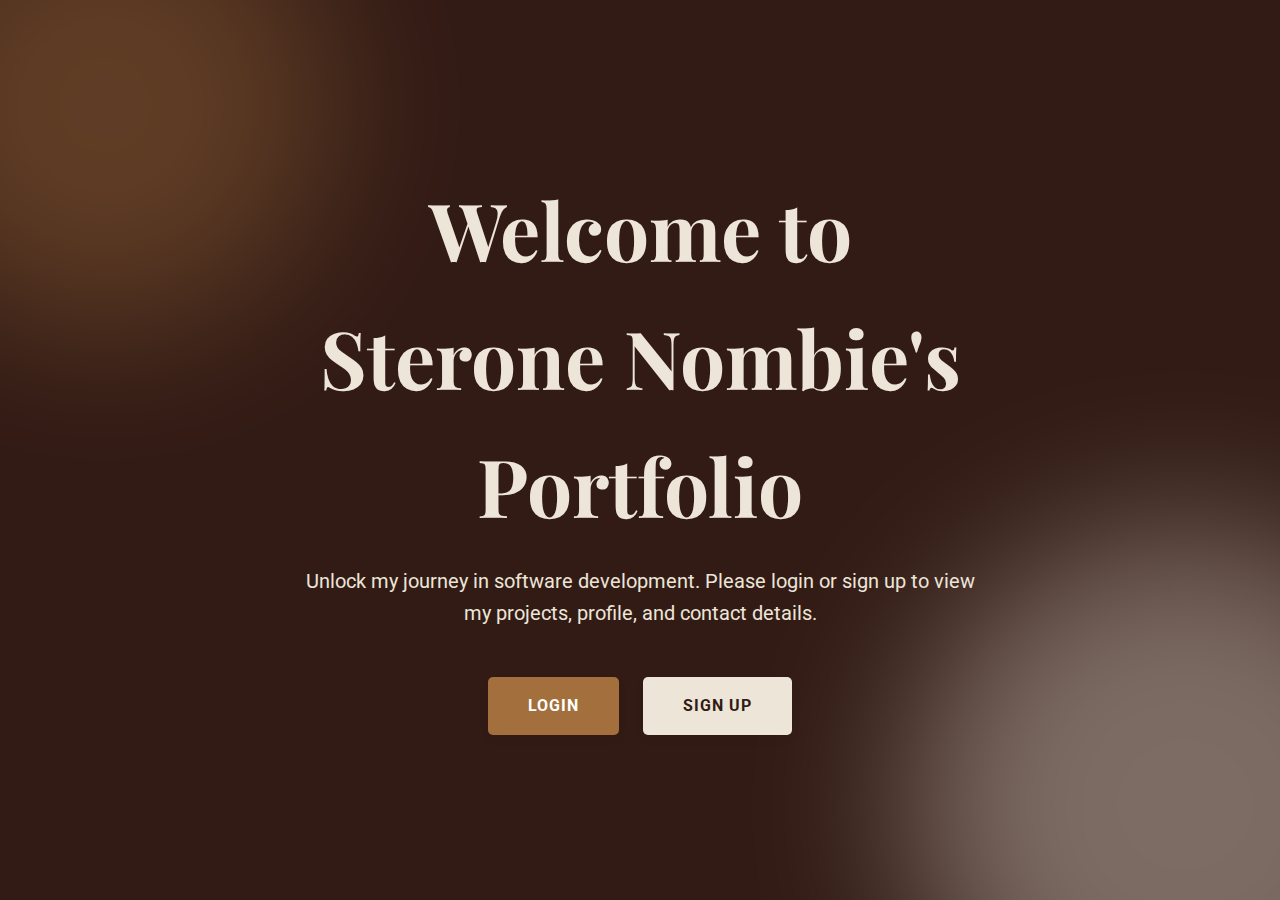
<file: contact.html>
<!DOCTYPE html>
<html lang="en">

<head>
    <!-- ... existing head content ... -->
    <link rel="stylesheet" href="styles/styles.css">
    <!-- Google Fonts -->
    <link rel="preconnect" href="https://fonts.googleapis.com">
    <link rel="preconnect" href="https://fonts.gstatic.com" crossorigin>
    <link
        href="https://fonts.googleapis.com/css2?family=Playfair+Display:wght@700;800&family=Roboto:wght@400;500;700&display=swap"
        rel="stylesheet">
</head>

<body>

    <!-- Header & Navigation -->
    <header class="header">
        <div class="header-container">
            <a href="index.html" class="logo">
                <img src="./assets/images/logo.jpg" alt="Sterone Nombie Logo" class="site-logo">
                Sterone Nombie
            </a>
            <nav class="nav">
                <ul class="nav-list">
                    <li><a href="index.html">Home</a></li>
                    <li><a href="projects.html">Projects</a></li>
                    <li><a href="contact.html">Contact</a></li>
                    <li class="profile-link"><a href="profile.html"><img src="./assets/images/profile-icon.jpg" alt="Profile"
                                class="profile-icon"></a></li>
                    <li class="cta-link"><a href="./your-resume.pdf" target="_blank" class="nav-cta">Resume</a></li>
                    <li><button id="logoutButton" class="nav-cta logout-btn" style="display:none;">Logout</button></li>
                </ul>
            </nav>
            <!-- Mobile Menu Toggle (Hamburger Icon) -->
            <div class="mobile-menu-toggle" id="mobileMenuToggle">
                <span class="bar"></span>
                <span class="bar"></span>
                <span class="bar"></span>
            </div>
        </div>
    </header>

    <main>
        <!-- Contact Section -->
        <section class="contact-section">
            <div class="container animated-element">
                <h3 class="section-title">Get In Touch</h3>
                <p>I am currently available for new opportunities and collaborations. Please feel free to reach out with
                    any questions or project inquiries!</p>

                <form id="contactForm" class="contact-form animated-element scale-in">
                    <div class="form-group">
                        <label for="name">Name</label>
                        <input type="text" id="name" name="name" placeholder="Your Name" required>
                    </div>
                    <div class="form-group">
                        <label for="email">Email</label>
                        <input type="email" id="email" name="email" placeholder="your.email@example.com" required>
                    </div>
                    <div class="form-group">
                        <label for="message">Message</label>
                        <textarea id="message" name="message" placeholder="Your message here..." required></textarea>
                    </div>
                    <button type="submit" class="cta-button submit-button">Send Message</button>
                    <div id="formMessage" class="form-message"></div>
                </form>

                <div class="contact-info-grid">
                    <div class="contact-info-item animated-element fade-in-left">
                        <img src="./assets/images/icon-email.png" alt="Email Icon" class="icon">
                        <div>
                            <h5>Email Me</h5>
                            <a href="mailto:sterone.nombie@example.com">sterone.nombie@example.com</a>
                        </div>
                    </div>
                    <div class="contact-info-item animated-element fade-in-left" style="transition-delay: 0.1s;">
                        <img src="./assets/images/icon-phone.png" alt="Phone Icon" class="icon">
                        <div>
                            <h5>Call Me</h5>
                            <p>+1 (555) 123-4567</p>
                        </div>
                    </div>
                    <div class="contact-info-item animated-element fade-in-left" style="transition-delay: 0.2s;">
                        <img src="./assets/images/icon-location.png" alt="Location Icon" class="icon">
                        <div>
                            <h5>Location</h5>
                            <p>Bamenda, Northwest Region, Cameroon</p>
                        </div>
                    </div>
                </div>
            </div>
        </section>
    </main>

    <!-- Footer -->
    <footer class="footer">
        <div class="container footer-content">
            <div class="footer-section footer-about animated-element">
                <h4 class="footer-title">Sterone Nombie</h4>
                <p>Intermediate Software Developer, specializing in building modern, scalable web applications with a
                    focus on clean code and robust architecture.</p>
            </div>
            <div class="footer-section footer-links animated-element" style="transition-delay: 0.1s;">
                <h4 class="footer-title">Quick Links</h4>
                <ul>
                    <li><a href="index.html">Home</a></li>
                    <li><a href="projects.html">Projects</a></li>
                    <li><a href="profile.html">Profile</a></li>
                    <li><a href="contact.html">Contact</a></li>
                    <li><a href="./your-resume.pdf" target="_blank">Resume</a></li>
                </ul>
            </div>
            <div class="footer-section footer-social animated-element" style="transition-delay: 0.2s;">
                <h4 class="footer-title">Connect</h4>
                <div class="social-links">
                    <a href="#" target="_blank" aria-label="GitHub"><img src="assets/images/icon-github.jpeg"
                            alt="GitHub"></a>
                    <a href="#" target="_blank" aria-label="LinkedIn"><img src="assets/images/icon-linkedin.png"
                            alt="LinkedIn"></a>
                    <a href="#" target="_blank" aria-label="Twitter"><img src="assets/images/icon-twitter.jpg"
                            alt="Twitter"></a>
                </div>
            </div>
        </div>
        <div class="footer-bottom">
            <p>&copy; 2025 Sterone Nombie. All Rights Reserved.</p>
        </div>
    </footer>


    <script src="./js/script.js"></script>
    <script src="./js/auth.js"></script>
</body>

</html>
</file>
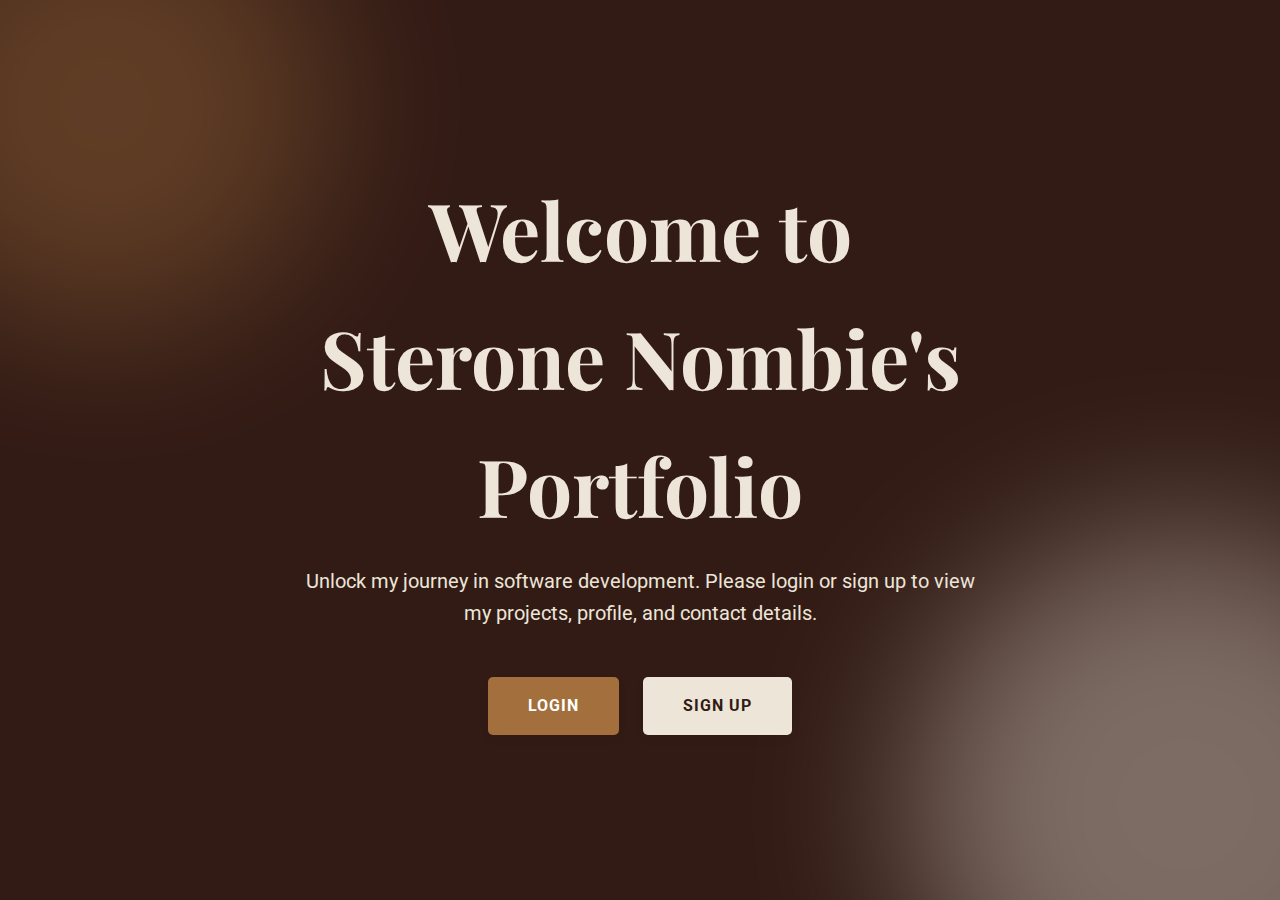
<file: landing.html>
<!DOCTYPE html>
<html lang="en">

<head>
    <meta charset="UTF-8">
    <meta name="viewport" content="width=device-width, initial-scale=1.0">
    <title>Welcome - Sterone Nombie Portfolio</title>
    <link rel="stylesheet" href="styles/styles.css">
    <link rel="stylesheet" href="styles/auth.css">
    <!-- Google Fonts -->
    <link rel="preconnect" href="https://fonts.googleapis.com">
    <link rel="preconnect" href="https://fonts.gstatic.com" crossorigin>
    <link
        href="https://fonts.googleapis.com/css2?family=Playfair+Display:wght@700;800&family=Roboto:wght@400;500;700&display=swap"
        rel="stylesheet">
</head>

<body>
    <section class="landing-hero">
        <div class="landing-content">
            <h1>Welcome to Sterone Nombie's Portfolio</h1>
            <p>Unlock my journey in software development. Please login or sign up to view my projects, profile, and
                contact details.</p>
            <div class="landing-buttons">
                <a href="login.html" class="cta-button">Login</a>
                <a href="signup.html" class="cta-button secondary">Sign Up</a>
            </div>
        </div>
    </section>

    <!-- Scripts for authentication and general site interactions -->
    <script src="js/auth.js"></script>
    <script src="js/script.js"></script>
</body>

</html>
</file>
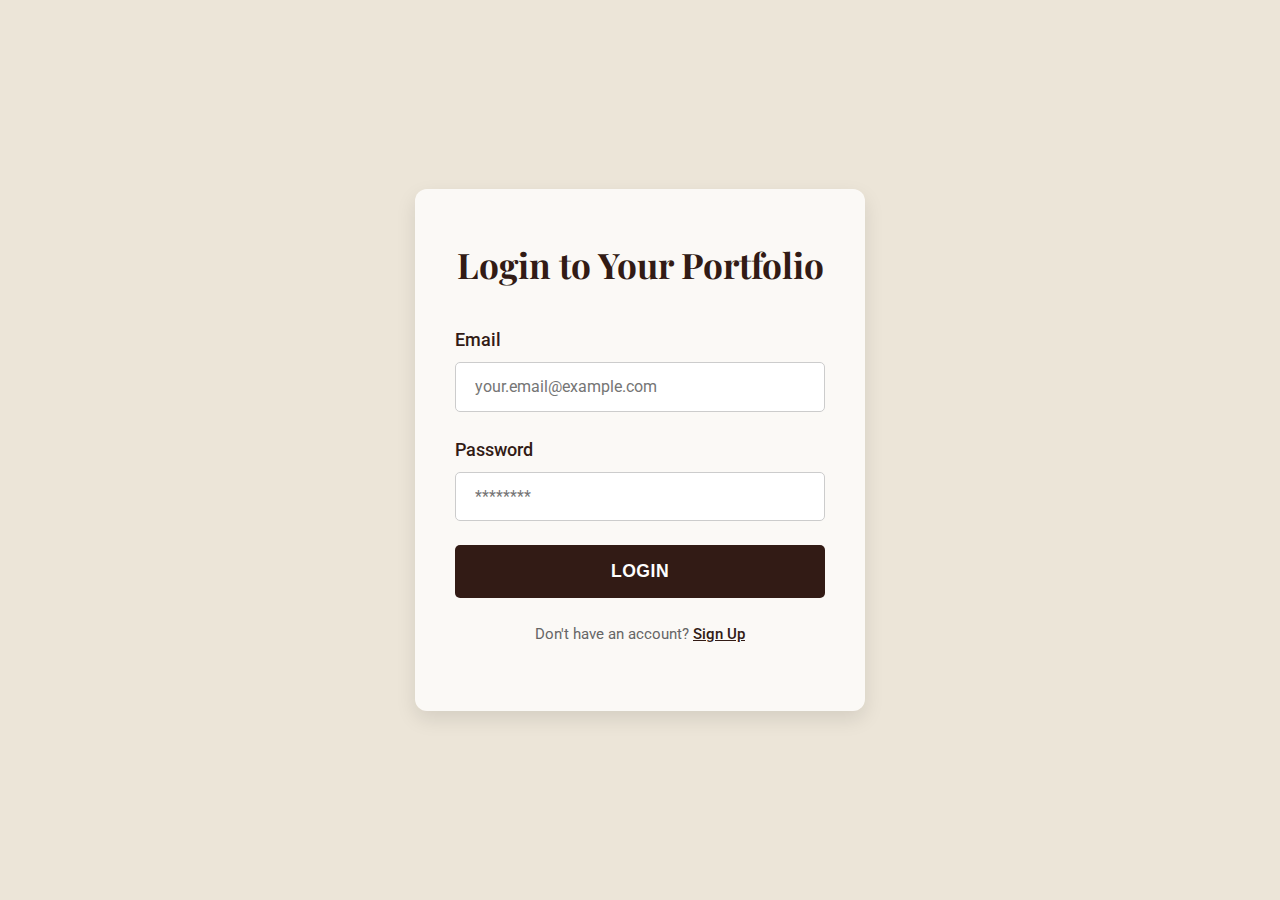
<file: login.html>
<!DOCTYPE html>
<html lang="en">

<head>
    <meta charset="UTF-8">
    <meta name="viewport" content="width=device-width, initial-scale=1.0">
    <title>Login - Sterone Nombie Portfolio</title>
    <link rel="stylesheet" href="styles/styles.css">
    <link rel="stylesheet" href="styles/auth.css">
    <!-- Google Fonts -->
    <link rel="preconnect" href="https://fonts.googleapis.com">
    <link rel="preconnect" href="https://fonts.gstatic.com" crossorigin>
    <link
        href="https://fonts.googleapis.com/css2?family=Playfair+Display:wght@700;800&family=Roboto:wght@400;500;700&display=swap"
        rel="stylesheet">
</head>

<body class="auth-page">
    <div class="auth-container">
        <h2>Login to Your Portfolio</h2>
        <form id="loginForm" class="auth-form">
            <div class="form-group">
                <label for="email">Email</label>
                <input type="email" id="email" name="email" placeholder="your.email@example.com" required>
            </div>
            <div class="form-group">
                <label for="password">Password</label>
                <input type="password" id="password" name="password" placeholder="********" required>
            </div>
            <button type="submit" class="auth-button">Login</button>
            <div id="authMessage" class="auth-message"></div>
        </form>
        <p class="auth-link-text">Don't have an account? <a href="signup.html">Sign Up</a></p>
    </div>

    <!-- Load auth.js first, then script.js -->
    <script src="js/auth.js"></script>
    <script src="js/script.js"></script>
</body>

</html>
</file>
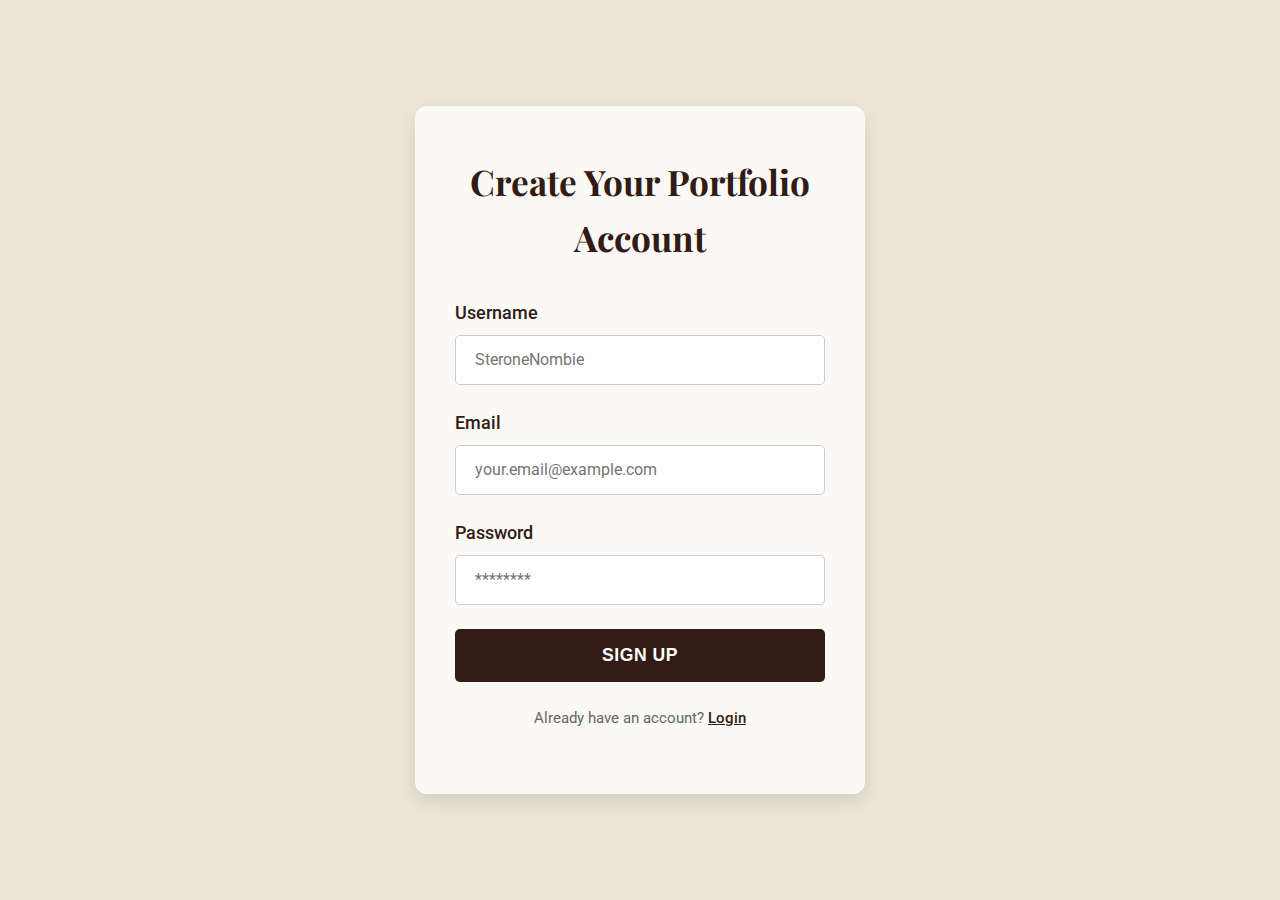
<file: signup.html>
<!DOCTYPE html>
<html lang="en">

<head>
    <meta charset="UTF-8">
    <meta name="viewport" content="width=device-width, initial-scale=1.0">
    <title>Sign Up - Sterone Nombie Portfolio</title>
    <link rel="stylesheet" href="styles/styles.css">
    <link rel="stylesheet" href="styles/auth.css">
    <!-- Google Fonts -->
    <link rel="preconnect" href="https://fonts.googleapis.com">
    <link rel="preconnect" href="https://fonts.gstatic.com" crossorigin>
    <link
        href="https://fonts.googleapis.com/css2?family=Playfair+Display:wght@700;800&family=Roboto:wght@400;500;700&display=swap"
        rel="stylesheet">
</head>

<body class="auth-page">
    <div class="auth-container">
        <h2>Create Your Portfolio Account</h2>
        <form id="signupForm" class="auth-form">
            <div class="form-group">
                <label for="username">Username</label>
                <input type="text" id="username" name="username" placeholder="SteroneNombie" required>
            </div>
            <div class="form-group">
                <label for="email">Email</label>
                <input type="email" id="email" name="email" placeholder="your.email@example.com" required>
            </div>
            <div class="form-group">
                <label for="password">Password</label>
                <input type="password" id="password" name="password" placeholder="********" required>
            </div>
            <button type="submit" class="auth-button">Sign Up</button>
            <div id="authMessage" class="auth-message"></div>
        </form>
        <p class="auth-link-text">Already have an account? <a href="login.html">Login</a></p>
    </div>

    <!-- Load auth.js first, then script.js -->
    <script src="js/auth.js"></script>
    <script src="js/script.js"></script>
</body>

</html>
</file>
<file: styles/styles.css>
/* ==========================================================================
   CSS Variables & General Styles
   ========================================================================== */
:root {
    --primary-color: #321B15;
    /* Deep rich brown */
    --secondary-color: #ECE5D8;
    /* Warm light beige */
    --accent-color: #A36F3D;
    /* Muted gold for highlights */
    --text-dark: #333333;
    --text-light: #fefefe;
    --bg-light: #FBF9F6;
    /* A slightly lighter beige */
    --border-radius-sm: 5px;
    --border-radius-md: 8px;
    --border-radius-lg: 12px;
    --shadow-subtle: 0 4px 10px rgba(0, 0, 0, 0.05);
    --shadow-medium: 0 8px 20px rgba(0, 0, 0, 0.1);
    --transition-fast: 0.3s ease-in-out;
    --transition-slow: 0.6s ease-in-out;

    /* Fonts from Google Fonts */
    --font-family-primary: 'Playfair Display', serif;
    --font-family-secondary: 'Roboto', sans-serif;
}

/* Global Reset & Box Sizing */
* {
    margin: 0;
    padding: 0;
    box-sizing: border-box;
}

html {
    scroll-behavior: smooth;
}

body {
    font-family: var(--font-family-secondary);
    line-height: 1.6;
    background-color: var(--secondary-color);
    color: var(--text-dark);
    font-size: 1.1rem;
    overflow-x: hidden;
    /* Prevent horizontal scroll due to animations */
}

/* Custom Scrollbar */
body::-webkit-scrollbar {
    width: 10px;
}

body::-webkit-scrollbar-track {
    background: var(--bg-light);
}

body::-webkit-scrollbar-thumb {
    background-color: var(--accent-color);
    border-radius: 10px;
    border: 2px solid var(--bg-light);
}

.container {
    max-width: 1200px;
    margin: 0 auto;
    padding: 2rem;
}

h1,
h2,
h3,
h4 {
    font-family: var(--font-family-primary);
    font-weight: 700;
    color: var(--primary-color);
    margin-bottom: 1rem;
}

p {
    margin-bottom: 1rem;
}

a {
    color: var(--primary-color);
    text-decoration: none;
    transition: color var(--transition-fast);
}

a:hover {
    color: var(--accent-color);
}

section {
    padding: 4rem 0;
    position: relative;
    overflow: hidden;
    /* Ensure animations don't overflow */
}

.section-title {
    text-align: center;
    font-size: clamp(2rem, 5vw, 3.5rem);
    margin-bottom: 3rem;
    position: relative;
    padding-bottom: 1rem;
    color: var(--primary-color);
}

.section-title::after {
    content: '';
    position: absolute;
    bottom: 0;
    left: 50%;
    transform: translateX(-50%);
    width: 80px;
    height: 4px;
    background-color: var(--accent-color);
    border-radius: 2px;
}

/* Utility Classes for Animations */
.animated-element {
    opacity: 0;
    transform: translateY(30px);
    transition: opacity var(--transition-slow), transform var(--transition-slow);
}

.animated-element.visible {
    opacity: 1;
    transform: translateY(0);
}

.animated-element.fade-in-left {
    transform: translateX(-30px);
}

.animated-element.fade-in-left.visible {
    transform: translateX(0);
}

.animated-element.scale-in {
    transform: scale(0.9);
}

.animated-element.scale-in.visible {
    transform: scale(1);
}

/* Buttons */
.cta-button {
    display: inline-block;
    padding: 1.1rem 3rem;
    /* Slightly larger padding */
    background-color: var(--accent-color);
    color: var(--text-light);
    font-weight: bold;
    border-radius: var(--border-radius-sm);
    letter-spacing: 1px;
    text-transform: uppercase;
    box-shadow: var(--shadow-subtle);
    transition: transform var(--transition-fast), background-color var(--transition-fast), box-shadow var(--transition-fast);
    border: none;
    cursor: pointer;
}

.cta-button:hover {
    transform: translateY(-5px);
    /* More pronounced lift */
    background-color: #8C5C30;
    box-shadow: 0 10px 25px rgba(0, 0, 0, 0.3);
    /* Deeper shadow on hover */
}

/* ==========================================================================
   Header & Navigation (Redesigned)
   ========================================================================== */
.header {
    background-color: rgba(251, 249, 246, 0.85);
    /* Slightly translucent background */
    backdrop-filter: blur(10px);
    /* Glassmorphism blur effect */
    -webkit-backdrop-filter: blur(10px);
    /* For Safari compatibility */
    box-shadow: 0 2px 15px rgba(0, 0, 0, 0.08);
    /* More prominent shadow */
    position: sticky;
    top: 0;
    z-index: 1000;
    border-bottom: 1px solid rgba(50, 27, 21, 0.1);
    /* Subtle bottom border */
    transition: background-color var(--transition-fast), box-shadow var(--transition-fast);
}

.header-container {
    max-width: 1200px;
    margin: 0 auto;
    padding: 1.2rem 2rem;
    display: flex;
    justify-content: space-between;
    /* Logo left, Nav/Toggle right */
    align-items: center;
}

.logo {
    font-family: var(--font-family-primary);
    font-size: 1.9rem;
    font-weight: 800;
    color: var(--primary-color);
    display: flex;
    align-items: center;
    gap: 12px;
}

.site-logo {
    height: 38px;
    width: auto;
    filter: drop-shadow(0 1px 2px rgba(0, 0, 0, 0.1));
}

.nav-list {
    list-style: none;
    display: flex;
    /* Desktop: horizontal layout */
    gap: 2.8rem;
    align-items: center;
}

.nav a {
    font-size: 1.15rem;
    font-weight: 500;
    text-transform: uppercase;
    color: var(--text-dark);
    position: relative;
    padding-bottom: 0.3rem;
    transition: color var(--transition-fast), text-shadow var(--transition-fast);
}

.nav a::after {
    content: '';
    position: absolute;
    left: 0;
    bottom: 0;
    width: 0;
    height: 2px;
    background-color: var(--accent-color);
    transition: width var(--transition-slow) ease-out;
}

.nav a:hover::after,
.nav a.active::after {
    width: 100%;
}

.nav a:hover {
    color: var(--accent-color);
    text-shadow: 0 0 5px rgba(163, 111, 61, 0.3);
}

.nav a.active {
    color: var(--primary-color);
    font-weight: 700;
}

/* Resume Button in Nav */
.nav-cta {
    background-color: var(--accent-color);
    color: var(--text-light) !important;
    padding: 0.8rem 1.8rem;
    border-radius: var(--border-radius-sm);
    font-weight: 700;
    letter-spacing: 1px;
    transition: background-color var(--transition-fast), transform var(--transition-fast), box-shadow var(--transition-fast);
    border: none;
    /* Ensure no default button border */
    cursor: pointer;
    text-decoration: none;
    /* Override default anchor underline */
    display: inline-block;
    /* Ensure padding works */
}

.nav-cta:hover {
    background-color: #8C5C30;
    transform: translateY(-3px);
    box-shadow: 0 8px 15px rgba(0, 0, 0, 0.2);
}

.nav-cta::after {
    display: none;
    /* Hide the underline on the CTA button */
}

/* Profile Icon in Navigation */
.profile-icon {
    width: 30px;
    height: 30px;
    border-radius: 50%;
    object-fit: cover;
    filter: invert(0.8) sepia(1) saturate(5) hue-rotate(330deg);
    transition: transform var(--transition-fast), filter var(--transition-fast);
}

.profile-icon:hover {
    transform: scale(1.15);
    filter: invert(0) sepia(0) saturate(0) hue-rotate(0deg);
}

/* Logout Button Specific Styling */
.logout-btn {
    /* Inherits nav-cta styles, but can be customized here */
    padding: 0.7rem 1.5rem;
    /* Slightly smaller for logout */
    font-size: 1rem;
}

/* ==========================================================================
   Mobile Menu Toggle (Hamburger Icon)
   ========================================================================== */
.mobile-menu-toggle {
    display: none;
    /* Hidden on desktop */
    flex-direction: column;
    justify-content: space-between;
    width: 30px;
    height: 20px;
    cursor: pointer;
    z-index: 1001;
    /* Above other content */
    position: relative;
    /* For animation */
}

.mobile-menu-toggle .bar {
    width: 100%;
    height: 3px;
    background-color: var(--primary-color);
    border-radius: 2px;
    transition: all 0.3s ease-in-out;
}

/* Hamburger to X animation */
.mobile-menu-toggle.active .bar:nth-child(1) {
    transform: translateY(8.5px) rotate(45deg);
}

.mobile-menu-toggle.active .bar:nth-child(2) {
    opacity: 0;
}

.mobile-menu-toggle.active .bar:nth-child(3) {
    transform: translateY(-8.5px) rotate(-45deg);
}

/* ==========================================================================
   Hero Section
   ========================================================================== */
.hero {
    background-color: var(--primary-color);
    color: var(--secondary-color);
    text-align: center;
    padding: 8rem 2rem;
    display: flex;
    align-items: center;
    justify-content: center;
    min-height: 80vh;
    /* Make it taller for more impact */
    position: relative;
    overflow: hidden;
    /* Crucial to contain the animated blobs */
    isolation: isolate;
    /* Creates a new stacking context for pseudo-elements */
}

/* Animated Background Blobs */
.hero::before,
.hero::after {
    content: '';
    position: absolute;
    border-radius: 50%;
    filter: blur(80px);
    /* Creates the soft, blurred effect */
    opacity: 0.6;
    z-index: 0;
    /* Ensures they stay behind the content */
    animation: blob-move 15s infinite alternate ease-in-out;
}

.hero::before {
    width: 400px;
    height: 400px;
    background-color: var(--accent-color);
    /* Muted gold blob */
    top: -100px;
    left: -100px;
    animation-delay: 0s;
}

.hero::after {
    width: 500px;
    height: 500px;
    background-color: var(--secondary-color);
    /* Light beige blob */
    bottom: -150px;
    right: -150px;
    animation-delay: 2s;
    /* Stagger the animation start */
}

@keyframes blob-move {
    0% {
        transform: translate(0, 0) scale(1);
    }

    25% {
        transform: translate(50px, -30px) scale(1.05);
    }

    50% {
        transform: translate(-20px, 40px) scale(0.95);
    }

    75% {
        transform: translate(30px, -50px) scale(1.1);
    }

    100% {
        transform: translate(0, 0) scale(1);
    }
}

.hero-content {
    position: relative;
    z-index: 1;
    /* Ensures content is above the blobs */
    max-width: 800px;
    /* Constrain content width */
    padding: 20px;
}

.hero-content h1 {
    font-size: clamp(3.5rem, 9vw, 6rem);
    /* Larger and more responsive */
    margin-bottom: 0.8rem;
    color: var(--secondary-color);
    text-shadow: 2px 2px 5px rgba(0, 0, 0, 0.2);
    /* Subtle text shadow */
}

.hero-content h2 {
    font-size: clamp(1.8rem, 4.5vw, 2.5rem);
    /* Slightly larger subtitle */
    font-weight: 400;
    color: var(--secondary-color);
    margin-bottom: 2.5rem;
    min-height: 3rem;
    /* Prevent layout shift for typewriter effect */
    letter-spacing: 1px;
}

.hero-content p {
    max-width: 650px;
    /* Slightly wider paragraph */
    margin: 0 auto 3rem;
    color: var(--secondary-color);
    font-size: 1.15rem;
    line-height: 1.8;
}

/* ==========================================================================
   About Section (Homepage)
   ========================================================================== */
.about {
    background-color: var(--bg-light);
    padding: 6rem 0;
}

.about-content {
    display: flex;
    align-items: center;
    gap: 3rem;
}

.about-image {
    flex: 1;
    text-align: center;
}

.about-image img {
    max-width: 100%;
    border-radius: 50%;
    border: 6px solid var(--accent-color);
    box-shadow: 0 10px 25px rgba(0, 0, 0, 0.15);
    object-fit: cover;
    width: 250px;
    height: 250px;
}

.about-text {
    flex: 2;
}

/* ==========================================================================
   Skills Section (Homepage)
   ========================================================================== */
.skills-section {
    background-color: var(--secondary-color);
    padding: 6rem 0;
}

.skills-grid {
    display: grid;
    grid-template-columns: repeat(auto-fit, minmax(280px, 1fr));
    gap: 2.5rem;
}

.skill-category-card {
    background-color: var(--bg-light);
    padding: 2.5rem;
    border-radius: var(--border-radius-md);
    box-shadow: var(--shadow-subtle);
    transition: transform var(--transition-fast), box-shadow var(--transition-fast);
    text-align: center;
}

.skill-category-card:hover {
    transform: translateY(-8px);
    box-shadow: var(--shadow-medium);
}

.skill-category-card h4 {
    font-size: 1.5rem;
    margin-bottom: 1.5rem;
    color: var(--primary-color);
}

.skill-list {
    list-style: none;
    display: flex;
    flex-wrap: wrap;
    justify-content: center;
    gap: 0.8rem;
}

.skill-list li {
    background-color: var(--primary-color);
    color: var(--secondary-color);
    padding: 0.6rem 1.2rem;
    border-radius: var(--border-radius-sm);
    font-size: 0.95rem;
    font-weight: 500;
    letter-spacing: 0.5px;
    transition: background-color var(--transition-fast);
}

.skill-list li:hover {
    background-color: var(--accent-color);
}

/* ==========================================================================
   Call to Action Section (Homepage)
   ========================================================================== */
.cta-section {
    background-color: var(--primary-color);
    color: var(--secondary-color);
    text-align: center;
    padding: 5rem 2rem;
}

.cta-section h3 {
    font-size: clamp(1.8rem, 4vw, 2.8rem);
    margin-bottom: 1.5rem;
    color: var(--secondary-color);
}

.cta-section p {
    max-width: 700px;
    margin: 0 auto 2.5rem;
}

/* ==========================================================================
   Projects Page & Components
   ========================================================================== */
.projects-grid {
    display: grid;
    grid-template-columns: repeat(auto-fit, minmax(320px, 1fr));
    gap: 3rem;
    padding: 3rem 0;
}

.project-card {
    background-color: var(--bg-light);
    border-radius: var(--border-radius-md);
    box-shadow: var(--shadow-subtle);
    overflow: hidden;
    transition: transform var(--transition-slow), box-shadow var(--transition-slow);
    cursor: pointer;
    /* Indicate it's clickable for modal */
}

.project-card:hover {
    transform: translateY(-10px) rotate(1deg);
    box-shadow: var(--shadow-medium);
}

.project-card img {
    width: 100%;
    height: 250px;
    object-fit: cover;
    display: block;
    border-bottom: 2px solid var(--accent-color);
}

.project-content {
    padding: 2rem;
}

.project-content h4 {
    font-size: 1.7rem;
    margin-bottom: 0.8rem;
}

.project-links {
    margin-top: 1.5rem;
    display: flex;
    gap: 1.5rem;
}

.project-links a {
    font-weight: bold;
    letter-spacing: 0.5px;
    position: relative;
}

.project-links a::after {
    content: '';
    position: absolute;
    left: 0;
    bottom: -5px;
    width: 0;
    height: 2px;
    background-color: var(--primary-color);
    transition: width var(--transition-fast);
}

.project-links a:hover::after {
    width: 100%;
}

.tech-tags {
    margin-top: 1rem;
    display: flex;
    flex-wrap: wrap;
    gap: 0.5rem;
}

.tech-tags span {
    background-color: var(--primary-color);
    color: var(--secondary-color);
    font-size: 0.85rem;
    padding: 0.4rem 0.9rem;
    border-radius: var(--border-radius-sm);
    font-weight: 500;
}

/* Project Modal */
.modal {
    display: none;
    /* Hidden by default */
    position: fixed;
    /* Stay in place */
    z-index: 1001;
    /* Sit on top */
    left: 0;
    top: 0;
    width: 100%;
    /* Full width */
    height: 100%;
    /* Full height */
    overflow: auto;
    /* Enable scroll if needed */
    background-color: rgba(0, 0, 0, 0.7);
    /* Black w/ opacity */
    backdrop-filter: blur(5px);
    /* Frosted glass effect */
    -webkit-backdrop-filter: blur(5px);
    display: flex;
    justify-content: center;
    align-items: center;
    animation: fadeInModal 0.3s ease-out;
}

.modal-content {
    background-color: var(--bg-light);
    margin: auto;
    padding: 2rem;
    border-radius: var(--border-radius-lg);
    width: 90%;
    max-width: 800px;
    box-shadow: var(--shadow-medium);
    position: relative;
    animation: slideInFromTop 0.4s ease-out;
}

.modal-content img {
    max-width: 100%;
    height: auto;
    border-radius: var(--border-radius-sm);
    margin-bottom: 1.5rem;
}

.modal-content h4 {
    font-size: 2rem;
    margin-bottom: 1rem;
}

.modal-content .tech-tags {
    margin-bottom: 1.5rem;
}

.modal-content .project-links {
    margin-top: 2rem;
}

.close-button {
    color: var(--primary-color);
    font-size: 2.5rem;
    font-weight: bold;
    position: absolute;
    top: 15px;
    right: 25px;
    cursor: pointer;
    transition: color var(--transition-fast);
}

.close-button:hover,
.close-button:focus {
    color: var(--accent-color);
    text-decoration: none;
}

@keyframes fadeInModal {
    from {
        opacity: 0;
    }

    to {
        opacity: 1;
    }
}

@keyframes slideInFromTop {
    from {
        transform: translateY(-50px);
        opacity: 0;
    }

    to {
        transform: translateY(0);
        opacity: 1;
    }
}

/* ==========================================================================
   Profile Page
   ========================================================================== */
.profile-page {
    background-color: var(--bg-light);
    padding: 6rem 0;
}

.profile-content {
    display: flex;
    flex-direction: column;
    align-items: center;
    gap: 3rem;
    text-align: center;
}

.profile-photo {
    width: 280px;
    height: 280px;
    border-radius: 50%;
    object-fit: cover;
    border: 8px solid var(--accent-color);
    box-shadow: 0 12px 30px rgba(0, 0, 0, 0.2);
    margin-bottom: 2rem;
}

.profile-details {
    max-width: 800px;
    text-align: left;
}

.profile-details h4 {
    font-size: 1.8rem;
    margin-top: 2rem;
    margin-bottom: 1rem;
    color: var(--primary-color);
    position: relative;
    padding-bottom: 0.5rem;
}

.profile-details h4::after {
    content: '';
    position: absolute;
    left: 0;
    bottom: 0;
    width: 40px;
    height: 2px;
    background-color: var(--accent-color);
}

.timeline {
    position: relative;
    padding-left: 30px;
    margin-top: 3rem;
}

.timeline::before {
    content: '';
    position: absolute;
    left: 10px;
    top: 0;
    width: 2px;
    height: 100%;
    background-color: var(--accent-color);
}

.timeline-item {
    margin-bottom: 2.5rem;
    position: relative;
    padding-left: 20px;
}

.timeline-item::before {
    content: '';
    position: absolute;
    left: 0;
    top: 5px;
    width: 12px;
    height: 12px;
    background-color: var(--primary-color);
    border: 2px solid var(--accent-color);
    border-radius: 50%;
    transform: translateX(-50%);
}

.timeline-item h5 {
    font-size: 1.3rem;
    color: var(--primary-color);
    margin-bottom: 0.5rem;
}

.timeline-item span {
    display: block;
    font-size: 0.95rem;
    color: #666;
    margin-bottom: 0.5rem;
}

.testimonials-section {
    background-color: var(--secondary-color);
    padding: 6rem 0;
}

.testimonials-grid {
    display: grid;
    grid-template-columns: repeat(auto-fit, minmax(300px, 1fr));
    gap: 2rem;
}

.testimonial-card {
    background-color: var(--bg-light);
    padding: 2rem;
    border-radius: var(--border-radius-md);
    box-shadow: var(--shadow-subtle);
    font-style: italic;
    position: relative;
    text-align: center;
}

.testimonial-card::before {
    content: '“';
    font-family: var(--font-family-primary);
    font-size: 4rem;
    color: var(--accent-color);
    position: absolute;
    top: 10px;
    left: 20px;
    opacity: 0.3;
}

.testimonial-card p {
    margin-bottom: 1rem;
    font-size: 1.05rem;
}

.testimonial-author {
    font-style: normal;
    font-weight: bold;
    color: var(--primary-color);
    margin-top: 1rem;
    display: block;
}

/* ==========================================================================
   Contact Page
   ========================================================================== */
.contact-section {
    background-color: var(--secondary-color);
    padding: 6rem 0;
    text-align: center;
}

.contact-form {
    max-width: 700px;
    margin: 0 auto;
    background-color: var(--bg-light);
    padding: 3rem;
    border-radius: var(--border-radius-lg);
    box-shadow: var(--shadow-medium);
    text-align: left;
}

.form-group {
    margin-bottom: 1.8rem;
}

.form-group label {
    display: block;
    margin-bottom: 0.6rem;
    font-weight: 500;
    color: var(--primary-color);
    font-size: 1.1rem;
}

.form-group input,
.form-group textarea {
    width: 100%;
    padding: 1rem;
    border: 1px solid #ccc;
    border-radius: var(--border-radius-sm);
    font-size: 1rem;
    font-family: var(--font-family-secondary);
    transition: border-color var(--transition-fast), box-shadow var(--transition-fast);
}

.form-group input:focus,
.form-group textarea:focus {
    border-color: var(--accent-color);
    box-shadow: 0 0 0 3px rgba(163, 111, 61, 0.2);
    outline: none;
}

.form-group textarea {
    resize: vertical;
    min-height: 180px;
}

.form-message {
    margin-top: 1rem;
    padding: 0.8rem;
    border-radius: var(--border-radius-sm);
    font-weight: 500;
    display: none;
    /* Hidden by default */
}

.form-message.success {
    background-color: #d4edda;
    color: #155724;
    border: 1px solid #c3e6cb;
}

.form-message.error {
    background-color: #f8d7da;
    color: #721c24;
    border: 1px solid #f5c6cb;
}

.contact-info-grid {
    display: grid;
    grid-template-columns: repeat(auto-fit, minmax(250px, 1fr));
    gap: 2rem;
    margin-top: 3rem;
    text-align: left;
}

.contact-info-item {
    background-color: var(--bg-light);
    padding: 2rem;
    border-radius: var(--border-radius-md);
    box-shadow: var(--shadow-subtle);
    display: flex;
    align-items: center;
    gap: 1rem;
}

.contact-info-item .icon {
    width: 35px;
    height: 35px;
    filter: invert(15%) sepia(12%) saturate(1500%) hue-rotate(330deg) brightness(90%);
    /* Primary color tint */
}

.contact-info-item h5 {
    font-size: 1.2rem;
    margin-bottom: 0.5rem;
}

.contact-info-item p,
.contact-info-item a {
    font-size: 1rem;
    color: #555;
}


/* ==========================================================================
   Footer
   ========================================================================== */
.footer {
    background-color: var(--primary-color);
    color: var(--secondary-color);
    padding-top: 4rem;
}

.footer-content {
    display: grid;
    grid-template-columns: repeat(auto-fit, minmax(250px, 1fr));
    gap: 3rem;
    padding-bottom: 3rem;
    border-bottom: 1px solid rgba(255, 255, 255, 0.1);
}

.footer-title {
    font-size: 1.25rem;
    margin-bottom: 1.5rem;
    color: var(--secondary-color);
}

.footer-section p,
.footer-section ul {
    font-size: 1rem;
    color: var(--secondary-color);
}

.footer-section ul {
    list-style: none;
}

.footer-section a {
    color: var(--secondary-color);
    transition: color var(--transition-fast);
}

.footer-section a:hover {
    color: var(--accent-color);
}

.social-links {
    display: flex;
    gap: 1.5rem;
    margin-top: 1rem;
}

.social-links img {
    width: 28px;
    height: 28px;
    filter: invert(1);
    /* Makes icons white */
    transition: transform var(--transition-fast), filter var(--transition-fast);
}

.social-links img:hover {
    transform: scale(1.1);
    filter: invert(0.5) sepia(1) saturate(5) hue-rotate(330deg);
    /* Golden tint on hover */
}

.footer-bottom {
    text-align: center;
    padding: 1.5rem 0;
    font-size: 0.9rem;
}

/* ==========================================================================
   Responsive Design (Header Specific)
   ========================================================================== */
@media (max-width: 992px) {
    .header-container {
        padding: 1.5rem;
    }

    .nav-list {
        gap: 1.5rem;
    }

    .about-content {
        flex-direction: column;
        text-align: center;
    }

    .about-image {
        margin-bottom: 2rem;
    }

    .profile-content {
        gap: 2rem;
    }

    .profile-details {
        padding: 0 1rem;
    }
}

@media (max-width: 768px) {
    .nav {
        /* Mobile menu overlay */
        position: fixed;
        top: 0;
        right: -100%;
        /* Start off-screen */
        width: 100%;
        height: 100%;
        background-color: var(--primary-color);
        /* Dark background for mobile menu */
        transition: right 0.4s ease-in-out;
        display: flex;
        align-items: center;
        justify-content: center;
        z-index: 999;
        /* Below toggle, above content */
    }

    .nav.active {
        right: 0;
        /* Slide in */
    }

    .nav-list {
        flex-direction: column;
        gap: 2.5rem;
        text-align: center;
        width: 100%;
        /* Ensure list takes full width of nav overlay */
    }

    .nav-list li {
        width: 100%;
        /* Each list item takes full width */
    }

    .nav-list a,
    .nav-list .nav-cta {
        color: var(--secondary-color);
        /* Light text on dark background */
        font-size: 1.5rem;
        /* Larger font for mobile */
        padding: 0.8rem 0;
        display: block;
        /* Make links block-level for full tap area */
        width: 100%;
        text-shadow: none;
        /* Remove text shadow */
    }

    .nav-list a::after {
        background-color: var(--accent-color);
        /* Accent color for mobile underline */
    }

    .nav-list a:hover {
        color: var(--accent-color);
    }

    .nav-list a.active {
        color: var(--accent-color);
        /* Active link color on mobile */
    }

    .nav-list .nav-cta {
        background-color: var(--accent-color);
        color: var(--text-light) !important;
        margin-top: 1.5rem;
        /* Space above button */
    }

    .nav-list .nav-cta:hover {
        background-color: #8C5C30;
    }

    .mobile-menu-toggle {
        display: flex;
        /* Show hamburger on mobile */
    }

    .header-container {
        padding: 1rem;
    }

    .logo {
        font-size: 1.6rem;
        gap: 8px;
    }

    .site-logo {
        height: 32px;
    }

    .hero {
        padding: 6rem 1rem;
        min-height: 60vh;
    }

    .hero-content h1 {
        font-size: 2.8rem;
    }

    .hero-content h2 {
        font-size: 1.5rem;
        min-height: 2rem;
    }

    .hero-content p {
        font-size: 1rem;
    }

    .hero::before,
    .hero::after {
        width: 250px;
        height: 250px;
        filter: blur(50px);
    }

    .projects-grid,
    .skills-grid,
    .contact-info-grid,
    .testimonials-grid,
    .footer-content {
        grid-template-columns: 1fr;
    }

    .project-card,
    .skill-category-card,
    .contact-info-item,
    .testimonial-card {
        max-width: 100%;
    }

    .contact-form {
        padding: 2rem;
    }

    .social-links {
        justify-content: center;
    }

    .timeline {
        padding-left: 20px;
    }

    .timeline::before {
        left: 5px;
    }

    .timeline-item::before {
        left: 0;
    }
}

@media (max-width: 480px) {
    .hero-content h1 {
        font-size: 2.5rem;
    }

    .hero-content h2 {
        font-size: 1.2rem;
    }

    .cta-button {
        padding: 0.8rem 2rem;
        font-size: 0.9rem;
    }
}
</file>
<file: styles/auth.css>
/* ==========================================================================
   Auth Pages (Landing, Login, Signup) Specific Styles
   ========================================================================== */
body.auth-page {
    display: flex;
    flex-direction: column;
    min-height: 100vh;
    /* Ensures the body itself takes full viewport height */
    justify-content: center;
    align-items: center;
    background-color: var(--secondary-color);
    /* Use your site's background color */
    color: var(--text-dark);
    font-family: var(--font-family-secondary);
}

.auth-container {
    background-color: var(--bg-light);
    padding: 3rem 2.5rem;
    border-radius: var(--border-radius-lg);
    box-shadow: var(--shadow-medium);
    max-width: 450px;
    width: 90%;
    text-align: center;
    animation: fadeIn 0.8s ease-out forwards;
}

.auth-container h2 {
    font-family: var(--font-family-primary);
    font-size: 2.2rem;
    color: var(--primary-color);
    margin-bottom: 2rem;
}

.auth-form .form-group {
    margin-bottom: 1.5rem;
    text-align: left;
}

.auth-form label {
    display: block;
    margin-bottom: 0.5rem;
    font-weight: 500;
    color: var(--primary-color);
}

.auth-form input[type="email"],
.auth-form input[type="password"],
.auth-form input[type="text"] {
    width: 100%;
    padding: 0.9rem 1.2rem;
    border: 1px solid #ccc;
    border-radius: var(--border-radius-sm);
    font-size: 1rem;
    font-family: var(--font-family-secondary);
    transition: border-color var(--transition-fast), box-shadow var(--transition-fast);
}

.auth-form input:focus {
    border-color: var(--accent-color);
    box-shadow: 0 0 0 3px rgba(163, 111, 61, 0.2);
    outline: none;
}

.auth-button {
    width: 100%;
    padding: 1rem;
    background-color: var(--primary-color);
    color: var(--text-light);
    font-weight: bold;
    border: none;
    border-radius: var(--border-radius-sm);
    cursor: pointer;
    font-size: 1.1rem;
    text-transform: uppercase;
    letter-spacing: 0.5px;
    transition: background-color var(--transition-fast), transform var(--transition-fast), box-shadow var(--transition-fast);
}

.auth-button:hover {
    background-color: #553D2A;
    /* Slightly lighter brown on hover */
    transform: translateY(-2px);
    box-shadow: var(--shadow-subtle);
}

.auth-link-text {
    margin-top: 1.5rem;
    font-size: 0.95rem;
    color: #666;
}

.auth-link-text a {
    color: var(--primary-color);
    font-weight: 500;
    text-decoration: underline;
}

.auth-link-text a:hover {
    color: var(--accent-color);
}

.auth-message {
    margin-top: 1.5rem;
    padding: 0.8rem;
    border-radius: var(--border-radius-sm);
    font-weight: 500;
    display: none;
    /* Hidden by default */
}

.auth-message.success {
    background-color: #d4edda;
    color: #155724;
    border: 1px solid #c3e6cb;
}

.auth-message.error {
    background-color: #f8d7da;
    color: #721c24;
    border: 1px solid #f5c6cb;
}

/* Landing Page Specific Styles */
.landing-hero {
    min-height: 100vh;
    /* Make it full viewport height */
    display: flex;
    /* Use flexbox for centering */
    flex-direction: column;
    justify-content: center;
    /* Center content vertically */
    align-items: center;
    /* Center content horizontally */
    text-align: center;
    background-color: var(--primary-color);
    /* This color already fills the 100vh area */
    color: var(--secondary-color);
    padding: 2rem;
    position: relative;
    overflow: hidden;
}

.landing-hero::before,
.landing-hero::after {
    content: '';
    position: absolute;
    border-radius: 50%;
    filter: blur(80px);
    /* Creates the soft, blurred effect */
    opacity: 0.4;
    z-index: 0;
    animation: blob-move 18s infinite alternate ease-in-out;
}

.landing-hero::before {
    width: 450px;
    height: 450px;
    background-color: var(--accent-color);
    top: -120px;
    left: -120px;
    animation-delay: 0s;
}

.landing-hero::after {
    width: 550px;
    height: 550px;
    background-color: var(--secondary-color);
    bottom: -180px;
    right: -180px;
    animation-delay: 3s;
}

.landing-content {
    position: relative;
    z-index: 1;
    max-width: 700px;
}

.landing-content h1 {
    font-size: clamp(3rem, 8vw, 5rem);
    margin-bottom: 1rem;
    color: var(--secondary-color);
}

.landing-content p {
    font-size: 1.25rem;
    margin-bottom: 3rem;
    color: var(--secondary-color);
}

.landing-buttons {
    display: flex;
    gap: 1.5rem;
    justify-content: center;
    flex-wrap: wrap;
}

.landing-buttons .cta-button {
    padding: 1rem 2.5rem;
    font-size: 1rem;
}

.landing-buttons .cta-button.secondary {
    background-color: var(--secondary-color);
    color: var(--primary-color);
    box-shadow: var(--shadow-subtle);
}

.landing-buttons .cta-button.secondary:hover {
    background-color: #E0D7C9;
    /* Slightly darker beige on hover */
    box-shadow: 0 5px 15px rgba(0, 0, 0, 0.2);
}

/* Responsive adjustments for auth pages */
@media (max-width: 768px) {
    .auth-container {
        padding: 2rem 1.5rem;
    }

    .auth-container h2 {
        font-size: 1.8rem;
    }

    .landing-content h1 {
        font-size: 2.5rem;
    }

    .landing-content p {
        font-size: 1rem;
    }

    .landing-buttons {
        flex-direction: column;
    }

    .landing-buttons .cta-button {
        width: 100%;
    }
}
</file>
